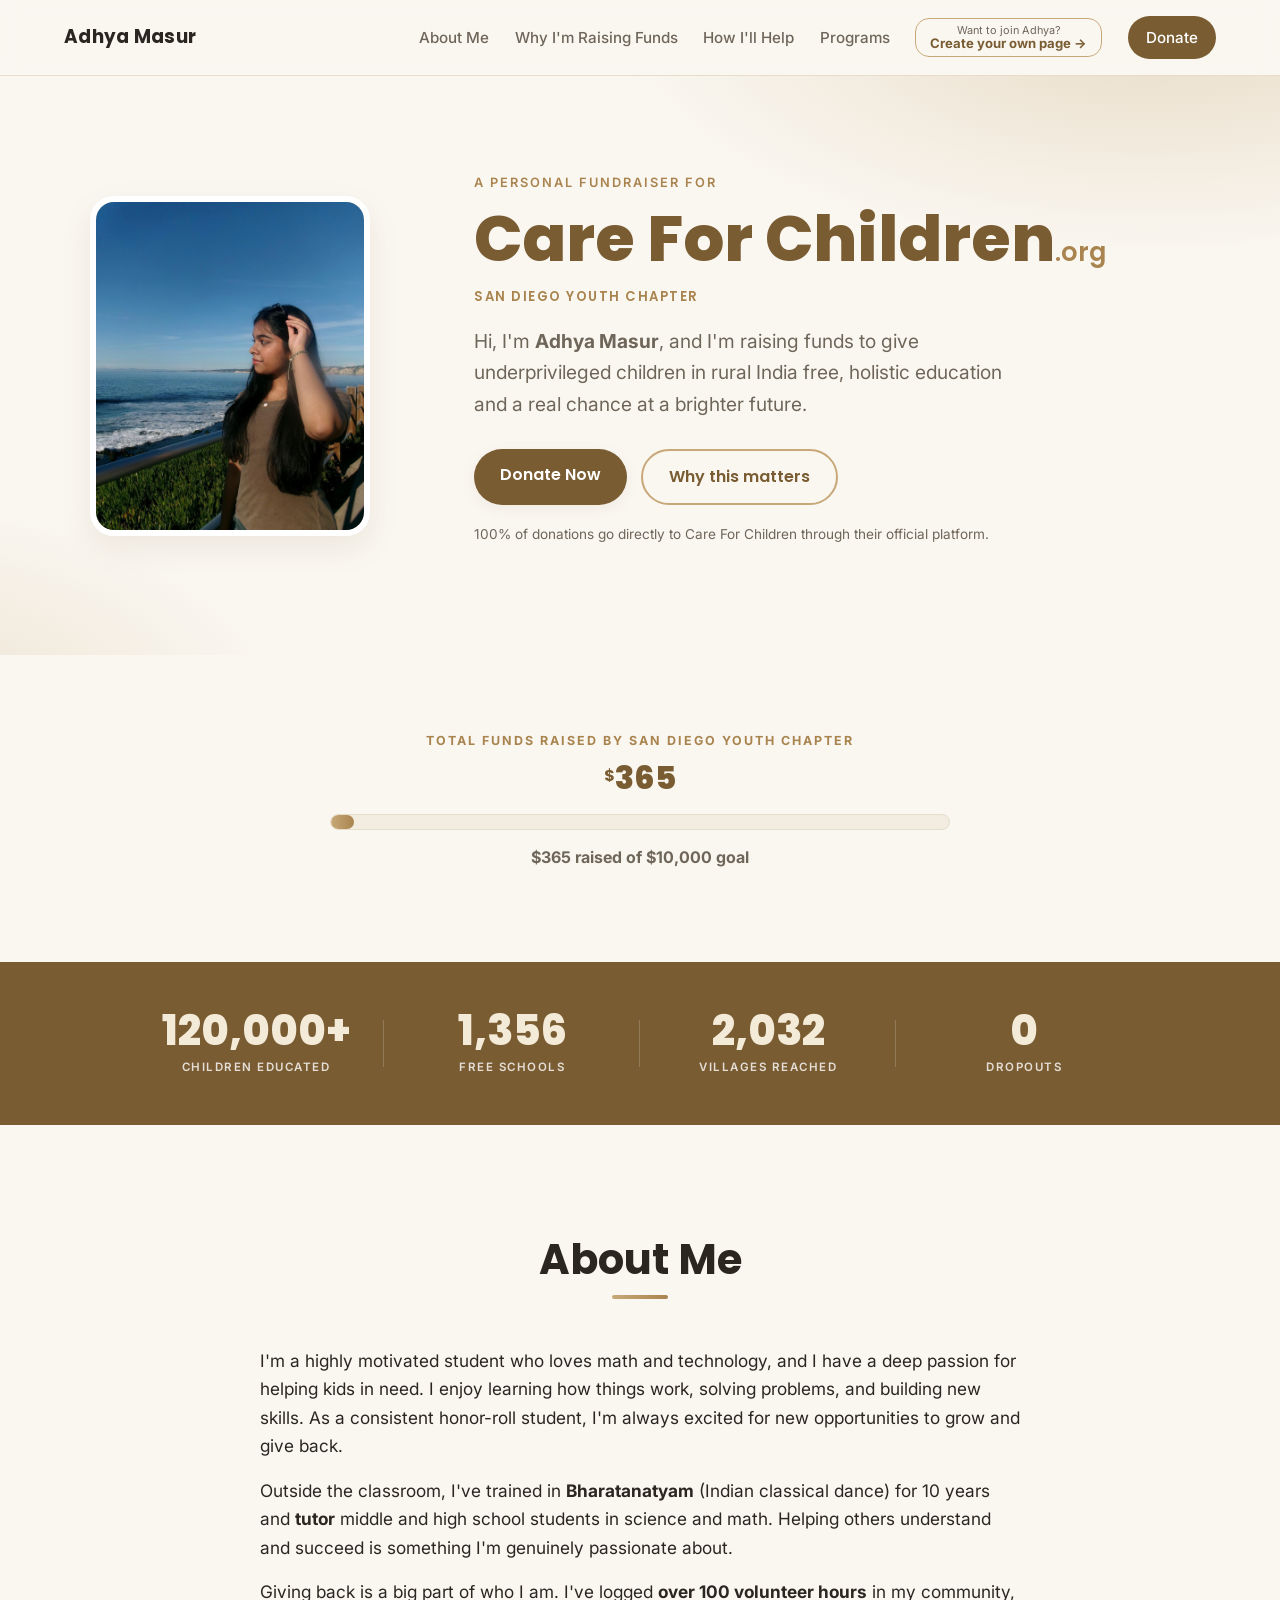
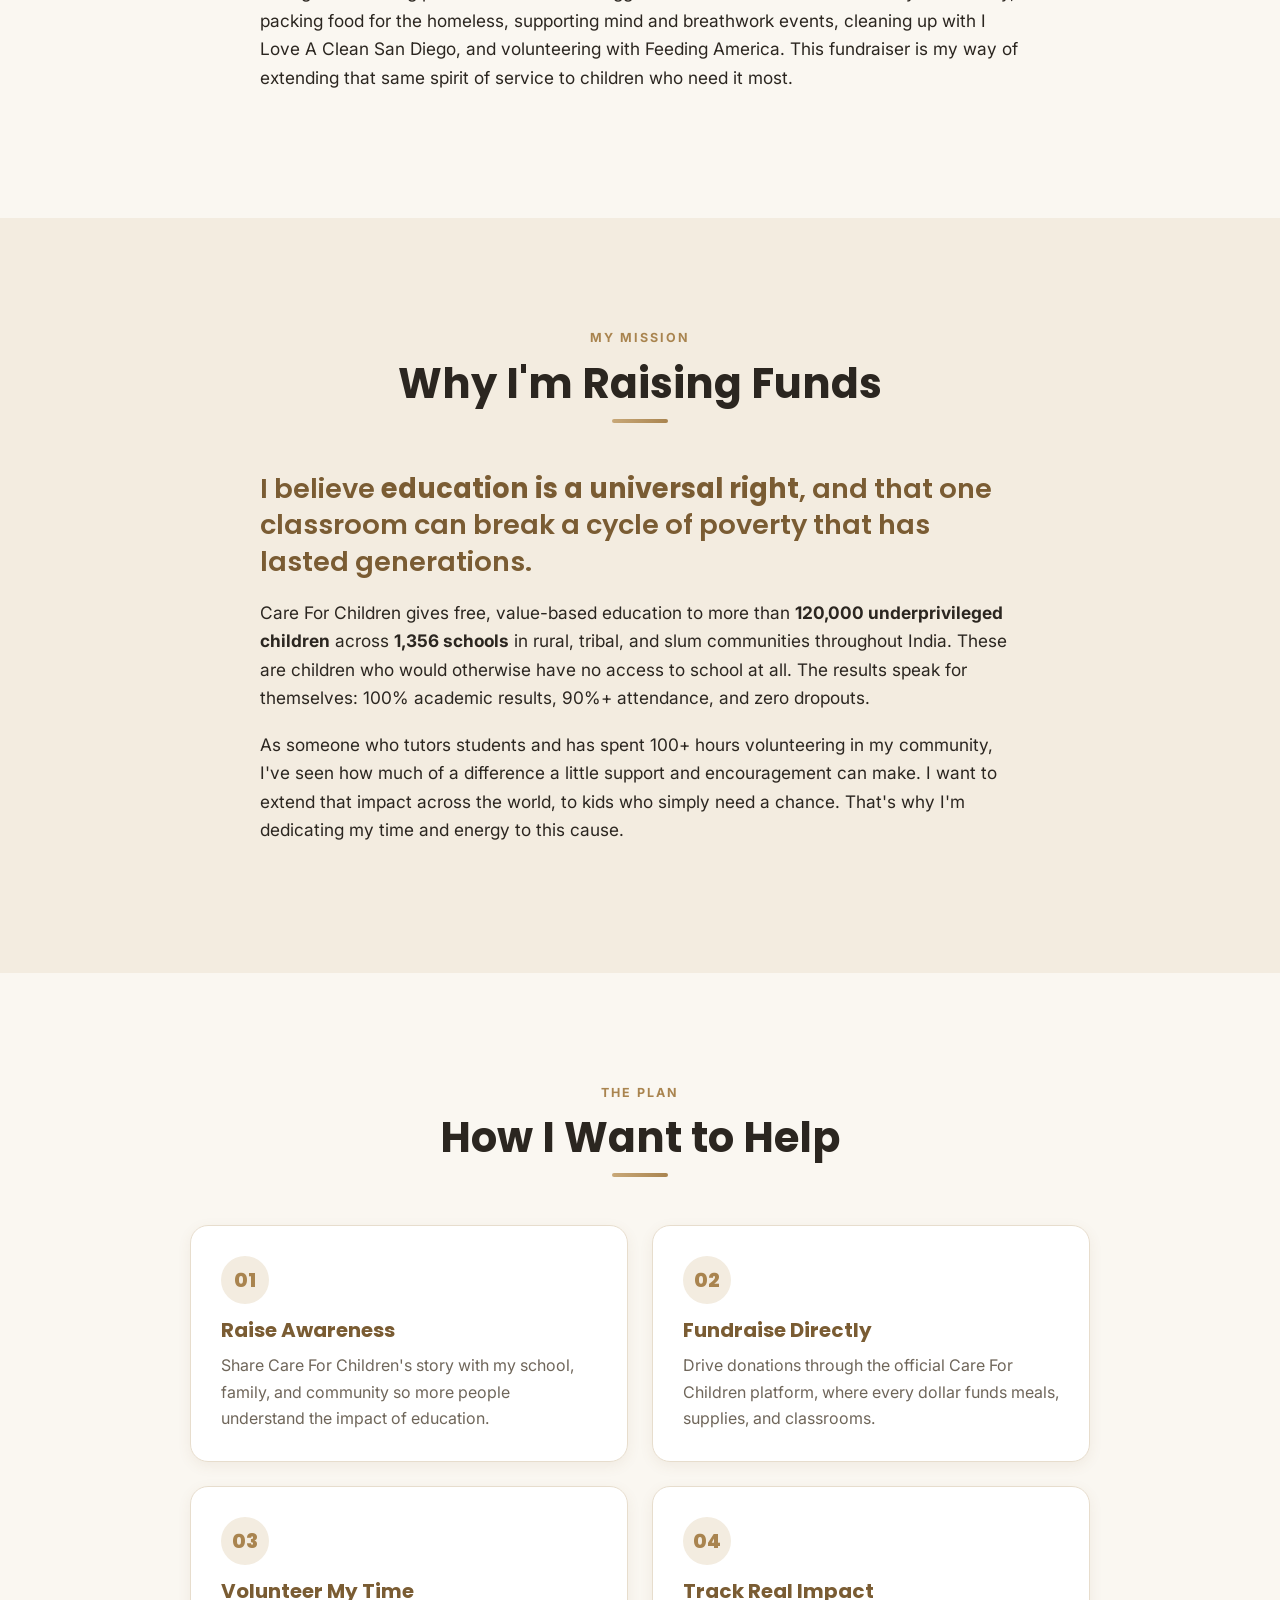
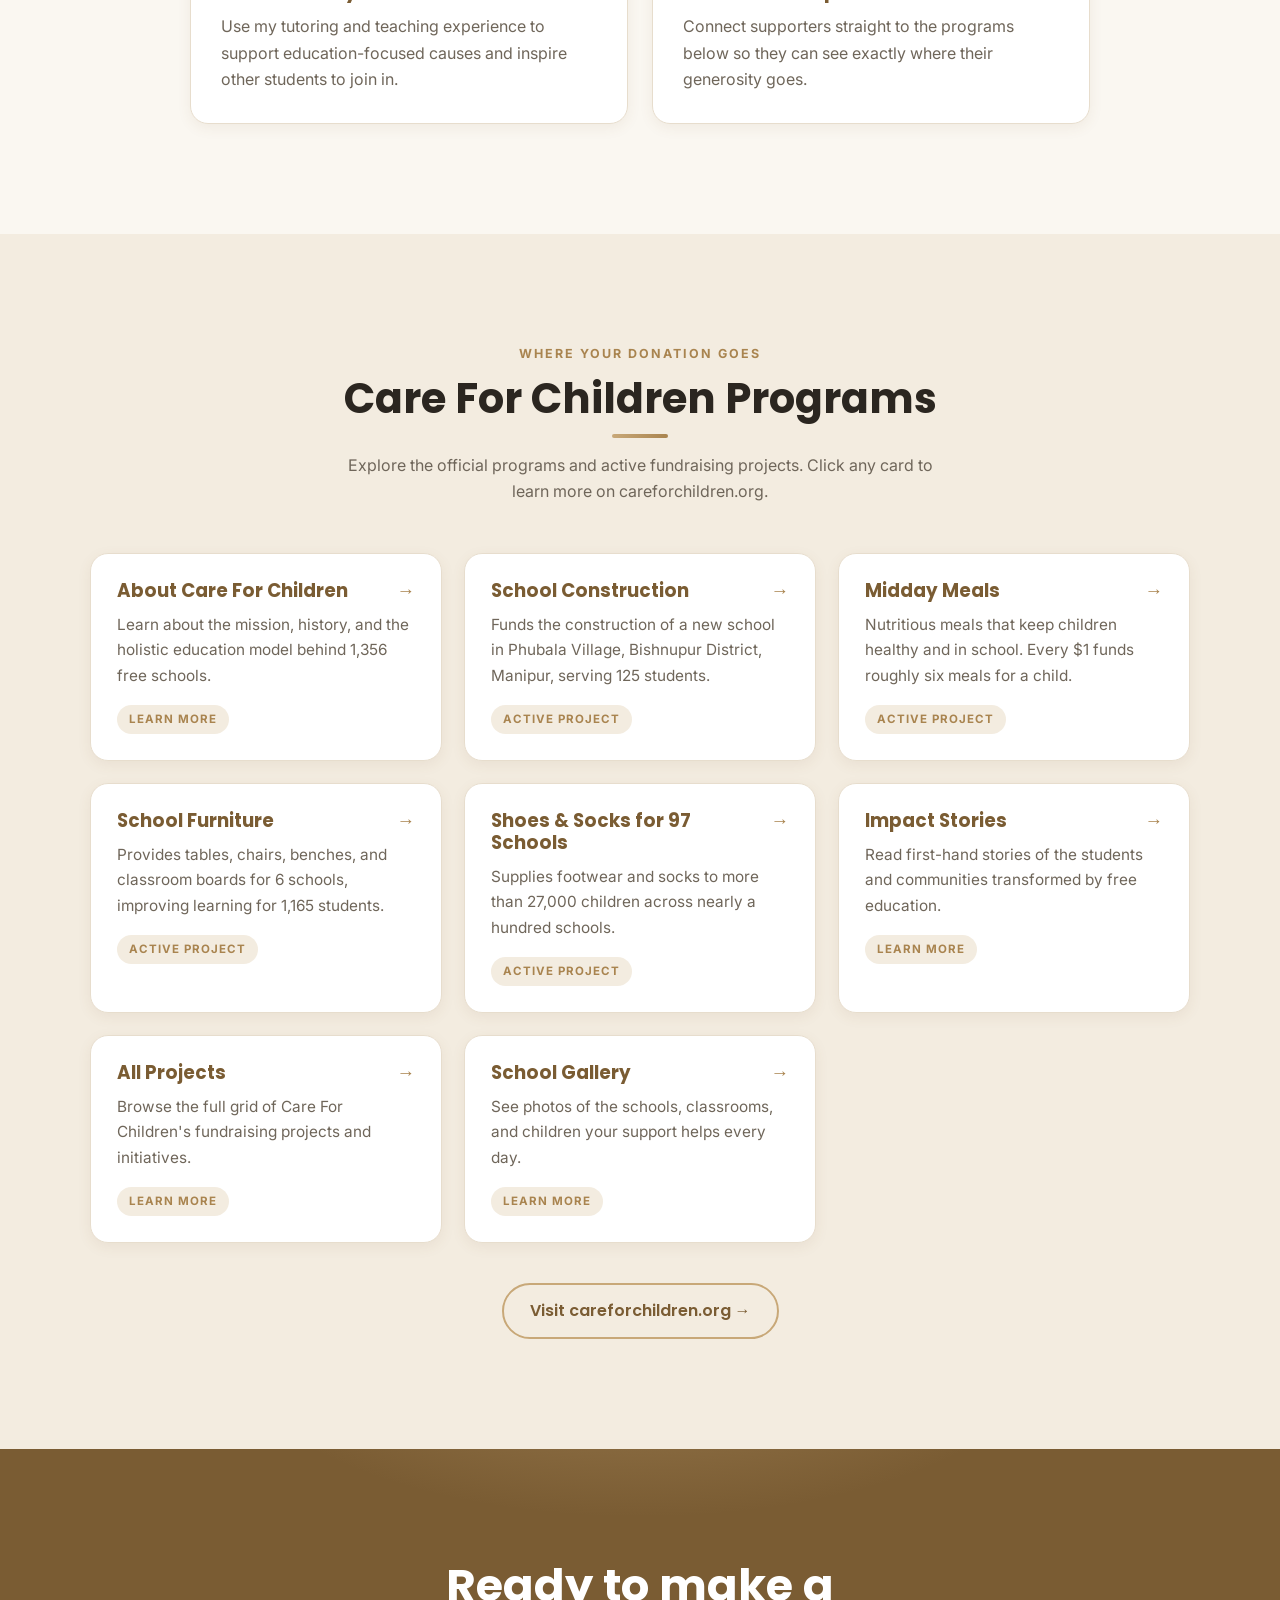
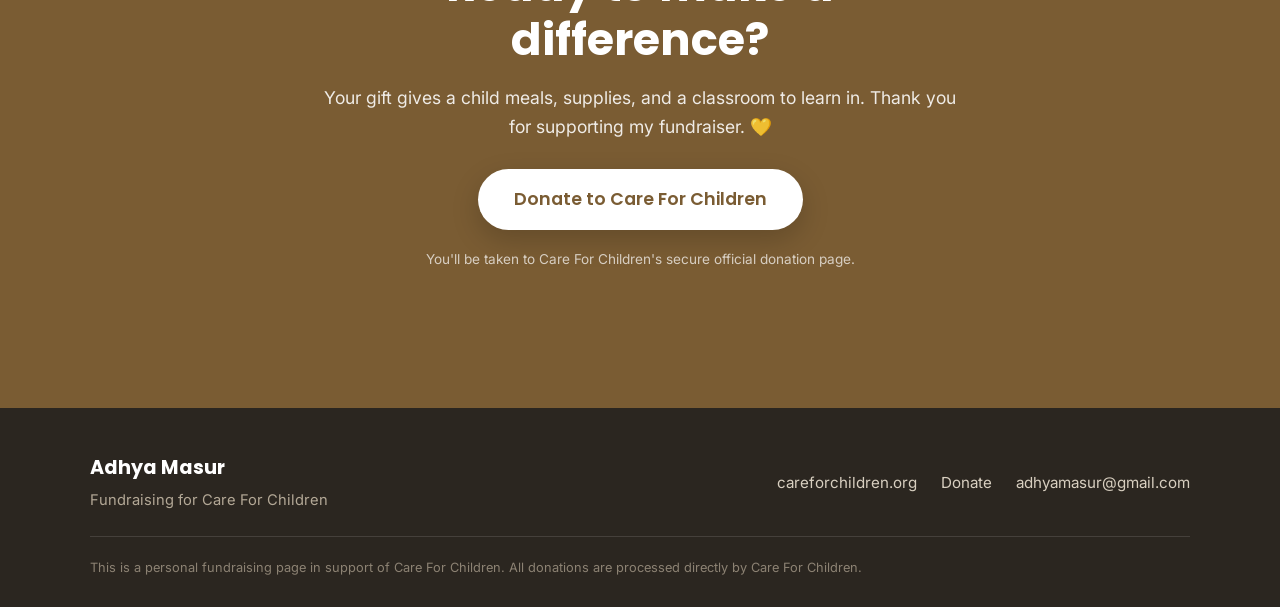
<file: index.html>
<!DOCTYPE html>
<html lang="en">
<head>
  <meta charset="UTF-8" />
  <meta name="viewport" content="width=device-width, initial-scale=1.0" />
  <title>Adhya Masur · Fundraising for Care For Children</title>
  <meta name="description" content="Adhya Masur's personal fundraiser supporting Care For Children, providing free holistic education for underprivileged children across rural India." />
  <link rel="preconnect" href="https://fonts.googleapis.com" />
  <link rel="preconnect" href="https://fonts.gstatic.com" crossorigin />
  <link href="https://fonts.googleapis.com/css2?family=Poppins:wght@400;500;600;700;800&family=Inter:wght@400;500;600&display=swap" rel="stylesheet" />
  <link rel="stylesheet" href="styles.css" />
</head>
<body>

  <!-- ===== NAV ===== -->
  <header class="nav">
    <a href="#top" class="nav__brand">Adhya&nbsp;Masur</a>
    <nav class="nav__links">
      <a href="#about">About Me</a>
      <a href="#why">Why I'm Raising Funds</a>
      <a href="#help">How I'll Help</a>
      <a href="#programs">Programs</a>
      <a class="nav__join" href="FriendsOfAdhya/index.html">
        <span class="nav__join-q">Want to join Adhya?</span>
        <span class="nav__join-a">Create your own page →</span>
      </a>
      <a class="nav__donate" href="https://careforchildren.kindful.com/" target="_blank" rel="noopener">Donate</a>
    </nav>
  </header>

  <!-- ===== HERO ===== -->
  <section class="hero" id="top">
    <div class="hero__inner">
      <div class="hero__photo">
        <!-- PHOTO PLACEHOLDER: replace photo-placeholder.jpg with your picture -->
        <div class="photo-frame">
          <img src="photo-placeholder.jpg" alt="Photo of Adhya Masur" onerror="this.style.display='none';this.parentNode.classList.add('photo-frame--empty');" />
          <span class="photo-frame__hint">Your photo here</span>
        </div>
      </div>
      <div class="hero__text">
        <p class="hero__eyebrow">A personal fundraiser for</p>
        <h1>Care For Children<span class="brand-tld">.org</span></h1>
        <p class="hero__chapter">San Diego Youth Chapter</p>
        <p class="hero__lead">
          Hi, I'm <strong>Adhya Masur</strong>, and I'm raising funds to give
          underprivileged children in rural India free, holistic education and a real chance
          at a brighter future.
        </p>
        <div class="hero__cta">
          <a class="btn btn--primary" href="https://careforchildren.kindful.com/" target="_blank" rel="noopener">Donate Now</a>
          <a class="btn btn--ghost" href="#why">Why this matters</a>
        </div>
        <p class="hero__note">100% of donations go directly to Care For Children through their official platform.</p>
      </div>
    </div>
  </section>

  <!-- ===== FUNDS RAISED COUNTER =====
       Update data-raised and data-goal below as funds come in. -->
  <section class="raised" id="raised" data-raised="365" data-goal="10000">
    <div class="raised__inner">
      <span class="kicker">Total funds raised by San Diego Youth Chapter</span>
      <div class="raised__amount"><span class="raised__cur">$</span>0</div>
      <div class="raised__bar"><div class="raised__fill"></div></div>
      <p class="raised__meta"></p>
    </div>
  </section>

  <!-- ===== IMPACT STATS ===== -->
  <section class="stats" aria-label="Care For Children impact">
    <div class="stats__inner">
      <div class="stat">
        <span class="stat__num">120,000+</span>
        <span class="stat__label">Children Educated</span>
      </div>
      <div class="stat">
        <span class="stat__num">1,356</span>
        <span class="stat__label">Free Schools</span>
      </div>
      <div class="stat">
        <span class="stat__num">2,032</span>
        <span class="stat__label">Villages Reached</span>
      </div>
      <div class="stat">
        <span class="stat__num">0</span>
        <span class="stat__label">Dropouts</span>
      </div>
    </div>
  </section>

  <!-- ===== ABOUT ME ===== -->
  <section class="section" id="about">
    <div class="section__head">
      <h2>About Me</h2>
    </div>
    <div class="about">
      <div class="about__intro">
        <p>
          I'm a highly motivated student who loves math and technology, and I have a
          deep passion for helping kids in need. I enjoy learning how things work, solving
          problems, and building new skills. As a consistent honor-roll student, I'm
          always excited for new opportunities to grow and give back.
        </p>
        <p>
          Outside the classroom, I've trained in <strong>Bharatanatyam</strong> (Indian classical
          dance) for 10 years and <strong>tutor</strong> middle and high school students in science
          and math. Helping others understand and succeed is something I'm genuinely passionate about.
        </p>
        <p>
          Giving back is a big part of who I am. I've logged <strong>over 100 volunteer hours</strong>
          in my community, packing food for the homeless, supporting mind and breathwork events,
          cleaning up with I Love A Clean San Diego, and volunteering with Feeding America. This
          fundraiser is my way of extending that same spirit of service to children who need it most.
        </p>
      </div>
    </div>
  </section>

  <!-- ===== WHY ===== -->
  <section class="section section--tint" id="why">
    <div class="section__head">
      <span class="kicker">My Mission</span>
      <h2>Why I'm Raising Funds</h2>
    </div>
    <div class="why">
      <p class="why__lead">
        I believe <strong>education is a universal right</strong>, and that one classroom can
        break a cycle of poverty that has lasted generations.
      </p>
      <p>
        Care For Children gives free, value-based education to more than
        <strong>120,000 underprivileged children</strong> across <strong>1,356 schools</strong>
        in rural, tribal, and slum communities throughout India. These are children who would
        otherwise have no access to school at all. The results speak for themselves: 100% academic
        results, 90%+ attendance, and zero dropouts.
      </p>
      <p>
        As someone who tutors students and has spent 100+ hours volunteering in my community,
        I've seen how much of a difference a little support and encouragement can make. I want to
        extend that impact across the world, to kids who simply need a chance. That's why I'm
        dedicating my time and energy to this cause.
      </p>
    </div>
  </section>

  <!-- ===== HOW I'LL HELP ===== -->
  <section class="section" id="help">
    <div class="section__head">
      <span class="kicker">The Plan</span>
      <h2>How I Want to Help</h2>
    </div>
    <div class="help-grid">
      <div class="help">
        <span class="help__num">01</span>
        <h3>Raise Awareness</h3>
        <p>Share Care For Children's story with my school, family, and community so more people understand the impact of education.</p>
      </div>
      <div class="help">
        <span class="help__num">02</span>
        <h3>Fundraise Directly</h3>
        <p>Drive donations through the official Care For Children platform, where every dollar funds meals, supplies, and classrooms.</p>
      </div>
      <div class="help">
        <span class="help__num">03</span>
        <h3>Volunteer My Time</h3>
        <p>Use my tutoring and teaching experience to support education-focused causes and inspire other students to join in.</p>
      </div>
      <div class="help">
        <span class="help__num">04</span>
        <h3>Track Real Impact</h3>
        <p>Connect supporters straight to the programs below so they can see exactly where their generosity goes.</p>
      </div>
    </div>
  </section>

  <!-- ===== PROGRAMS ===== -->
  <section class="section section--tint" id="programs">
    <div class="section__head">
      <span class="kicker">Where Your Donation Goes</span>
      <h2>Care For Children Programs</h2>
      <p class="section__sub">Explore the official programs and active fundraising projects. Click any card to learn more on careforchildren.org.</p>
    </div>

    <div class="programs">
      <a class="program" href="https://www.careforchildren.org/about.html" target="_blank" rel="noopener">
        <h3>About Care For Children</h3>
        <p>Learn about the mission, history, and the holistic education model behind 1,356 free schools.</p>
        <span class="program__tag">Learn More</span>
      </a>

      <a class="program" href="https://www.careforchildren.org/projects-list-schools.html" target="_blank" rel="noopener">
        <h3>School Construction</h3>
        <p>Funds the construction of a new school in Phubala Village, Bishnupur District, Manipur, serving 125 students.</p>
        <span class="program__tag">Active Project</span>
      </a>

      <a class="program" href="https://www.careforchildren.org/projects-list.html" target="_blank" rel="noopener">
        <h3>Midday Meals</h3>
        <p>Nutritious meals that keep children healthy and in school. Every $1 funds roughly six meals for a child.</p>
        <span class="program__tag">Active Project</span>
      </a>

      <a class="program" href="https://www.careforchildren.org/projects-list-furniture.html" target="_blank" rel="noopener">
        <h3>School Furniture</h3>
        <p>Provides tables, chairs, benches, and classroom boards for 6 schools, improving learning for 1,165 students.</p>
        <span class="program__tag">Active Project</span>
      </a>

      <a class="program" href="https://www.careforchildren.org/projects-list-shoes.html" target="_blank" rel="noopener">
        <h3>Shoes &amp; Socks for 97 Schools</h3>
        <p>Supplies footwear and socks to more than 27,000 children across nearly a hundred schools.</p>
        <span class="program__tag">Active Project</span>
      </a>

      <a class="program" href="https://www.careforchildren.org/impact-list.html" target="_blank" rel="noopener">
        <h3>Impact Stories</h3>
        <p>Read first-hand stories of the students and communities transformed by free education.</p>
        <span class="program__tag">Learn More</span>
      </a>

      <a class="program" href="https://www.careforchildren.org/projects-grid.html" target="_blank" rel="noopener">
        <h3>All Projects</h3>
        <p>Browse the full grid of Care For Children's fundraising projects and initiatives.</p>
        <span class="program__tag">Learn More</span>
      </a>

      <a class="program" href="https://www.careforchildren.org/gallery.html" target="_blank" rel="noopener">
        <h3>School Gallery</h3>
        <p>See photos of the schools, classrooms, and children your support helps every day.</p>
        <span class="program__tag">Learn More</span>
      </a>

    </div>

    <div class="programs__footer">
      <a class="btn btn--ghost" href="https://www.careforchildren.org/" target="_blank" rel="noopener">Visit careforchildren.org →</a>
    </div>
  </section>

  <!-- ===== DONATE CTA ===== -->
  <section class="donate" id="donate">
    <div class="donate__inner">
      <h2>Ready to make a difference?</h2>
      <p>Your gift gives a child meals, supplies, and a classroom to learn in. Thank you for supporting my fundraiser. 💛</p>
      <a class="btn btn--primary btn--lg" href="https://careforchildren.kindful.com/" target="_blank" rel="noopener">Donate to Care For Children</a>
      <p class="donate__note">You'll be taken to Care For Children's secure official donation page.</p>
    </div>
  </section>

  <!-- ===== FOOTER ===== -->
  <footer class="footer">
    <div class="footer__inner">
      <div>
        <p class="footer__name">Adhya Masur</p>
        <p class="footer__tag">Fundraising for Care For Children</p>
      </div>
      <div class="footer__links">
        <a href="https://www.careforchildren.org/" target="_blank" rel="noopener">careforchildren.org</a>
        <a href="https://careforchildren.kindful.com/" target="_blank" rel="noopener">Donate</a>
        <a href="mailto:adhyamasur@gmail.com">adhyamasur@gmail.com</a>
      </div>
    </div>
    <p class="footer__fine">This is a personal fundraising page in support of Care For Children. All donations are processed directly by Care For Children.</p>
  </footer>

  <script>
    /* ====================================================================
       Funds-raised counter.
       To auto-update from a Google Sheet, paste your "Publish to web" CSV
       link between the quotes below. Leave it empty to use the numbers in
       the <section class="raised" data-raised="..." data-goal="..."> markup.
       Sheet layout (any sheet, any rows):  A1 raised | B1 365
                                            A2 goal   | B2 10000
       ==================================================================== */
    var FUNDS_SHEET_CSV_URL = "https://docs.google.com/spreadsheets/d/e/2PACX-1vRmN42luhx-rfkbcuLtWy2NmVIRd1s1tfSKF8_wW0VlYLMtqXPe5EvRwAEttWwlyOIen1bkEkH2w-jp/pub?output=csv";

    (function () {
      var sec = document.getElementById("raised");
      if (!sec) return;
      var amountEl = sec.querySelector(".raised__amount");
      var fillEl = sec.querySelector(".raised__fill");
      var metaEl = sec.querySelector(".raised__meta");
      function money(n) { return "$" + Math.round(n).toLocaleString(); }
      function bigMoney(n) { return '<span class="raised__cur">$</span>' + Math.round(n).toLocaleString(); }

      function start(raised, goal) {
        var pct = goal > 0 ? Math.min(100, (raised / goal) * 100) : 0;
        if (metaEl) metaEl.textContent = goal > 0
          ? money(raised) + " raised of " + money(goal) + " goal"
          : money(raised) + " raised";
        var ran = false;
        function run() {
          if (ran) return; ran = true;
          if (fillEl) fillEl.style.width = pct + "%"; /* CSS transition handles fill */
          var t0 = performance.now(), dur = 1500;
          function tick(now) {
            var p = Math.min((now - t0) / dur, 1);
            var e = 1 - Math.pow(1 - p, 3);
            if (amountEl) amountEl.innerHTML = bigMoney(raised * e);
            if (p < 1) requestAnimationFrame(tick);
          }
          requestAnimationFrame(tick);
          /* Safety net: guarantee the final value even if rAF is throttled */
          setTimeout(function () { if (amountEl) amountEl.innerHTML = bigMoney(raised); }, dur + 400);
        }
        if ("IntersectionObserver" in window) {
          var io = new IntersectionObserver(function (entries) {
            entries.forEach(function (en) { if (en.isIntersecting) { run(); io.disconnect(); } });
          }, { threshold: 0.4 });
          io.observe(sec);
        }
        /* Fallback: reveal even if the observer never fires */
        setTimeout(run, 2500);
      }

      var fbRaised = parseFloat(sec.dataset.raised) || 0;
      var fbGoal = parseFloat(sec.dataset.goal) || 0;

      if (FUNDS_SHEET_CSV_URL) {
        fetch(FUNDS_SHEET_CSV_URL, { cache: "no-store" })
          .then(function (r) { return r.text(); })
          .then(function (csv) {
            var raised = fbRaised, goal = fbGoal;
            csv.split(/\r?\n/).forEach(function (line) {
              var cells = line.split(",").map(function (c) {
                return c.trim().replace(/^"|"$/g, "");
              });
              for (var i = 0; i < cells.length; i++) {
                var key = cells[i].toLowerCase();
                if (key === "raised" || key === "goal") {
                  for (var j = i + 1; j < cells.length; j++) {
                    var num = parseFloat(cells[j].replace(/[^0-9.]/g, ""));
                    if (!isNaN(num)) {
                      if (key === "raised") raised = num; else goal = num;
                      break;
                    }
                  }
                }
              }
            });
            start(raised, goal);
          })
          .catch(function () { start(fbRaised, fbGoal); });
      } else {
        start(fbRaised, fbGoal);
      }
    })();
  </script>

</body>
</html>
</file>
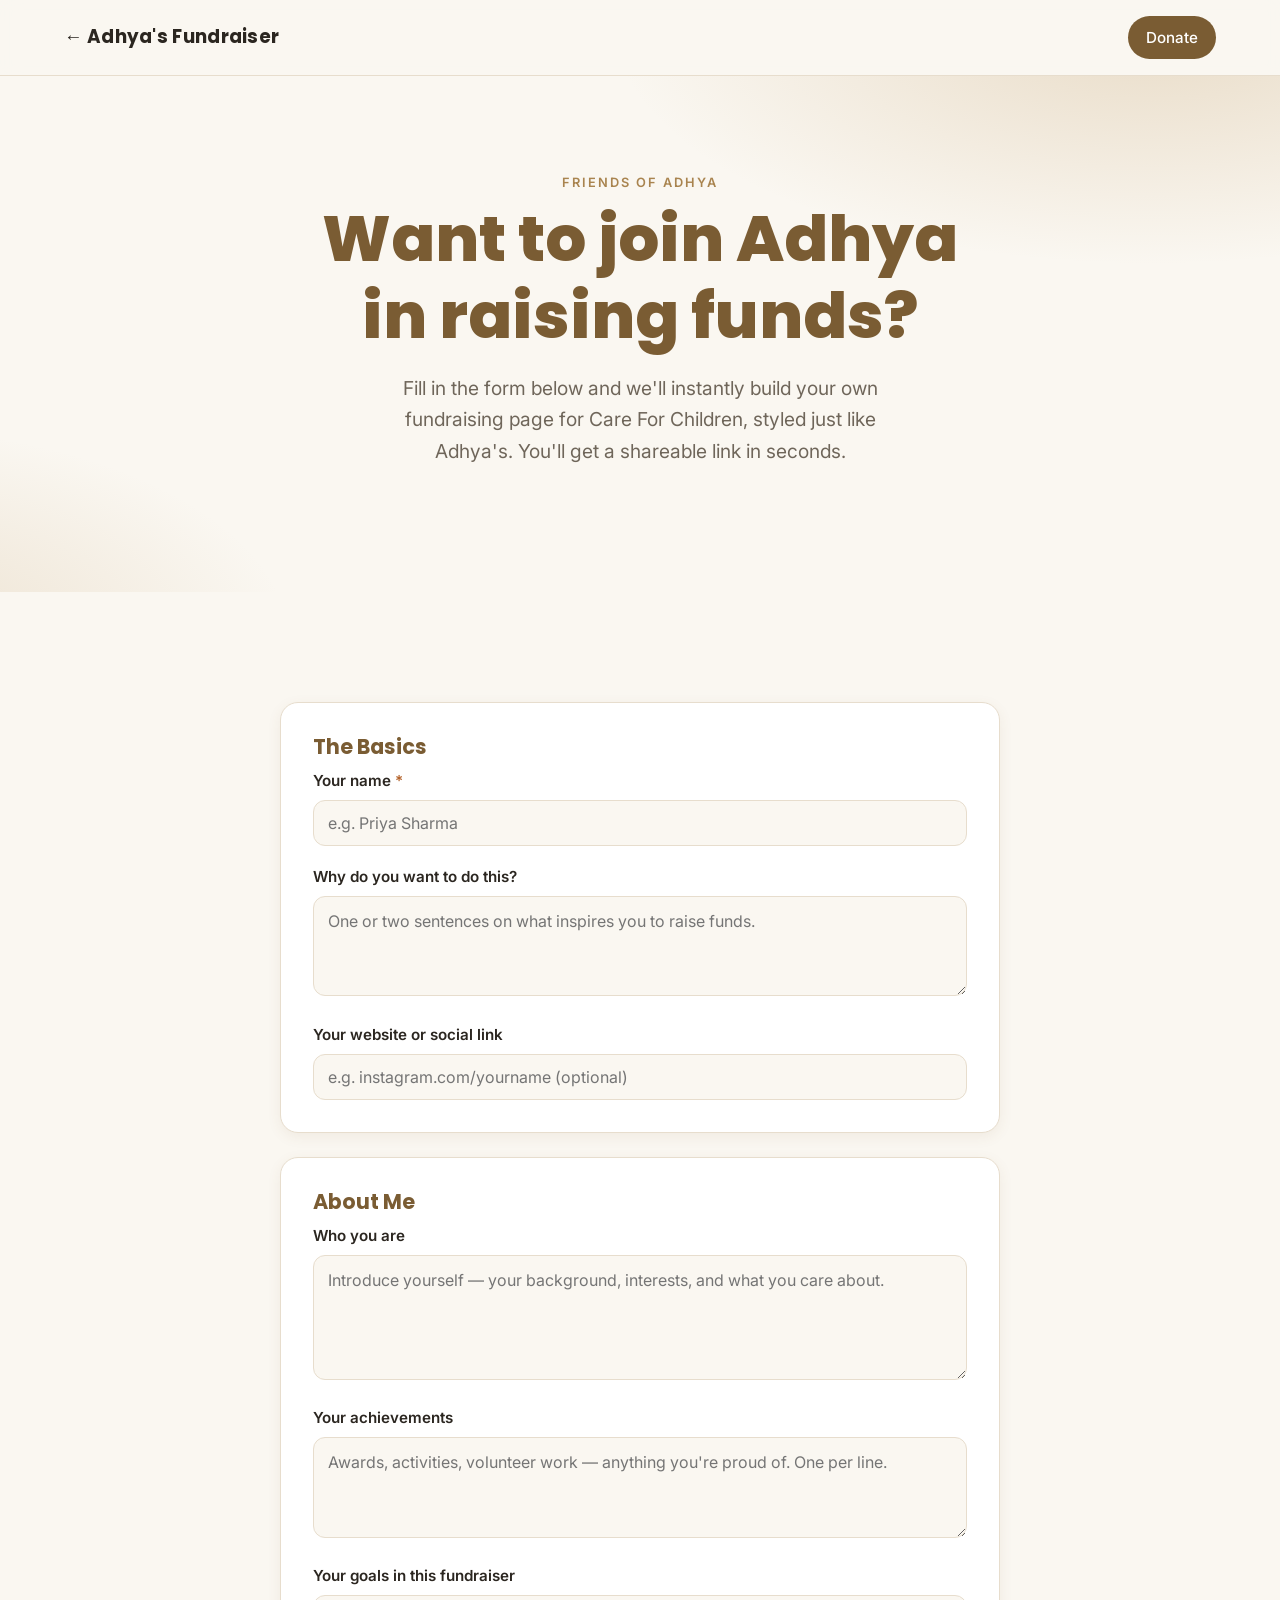
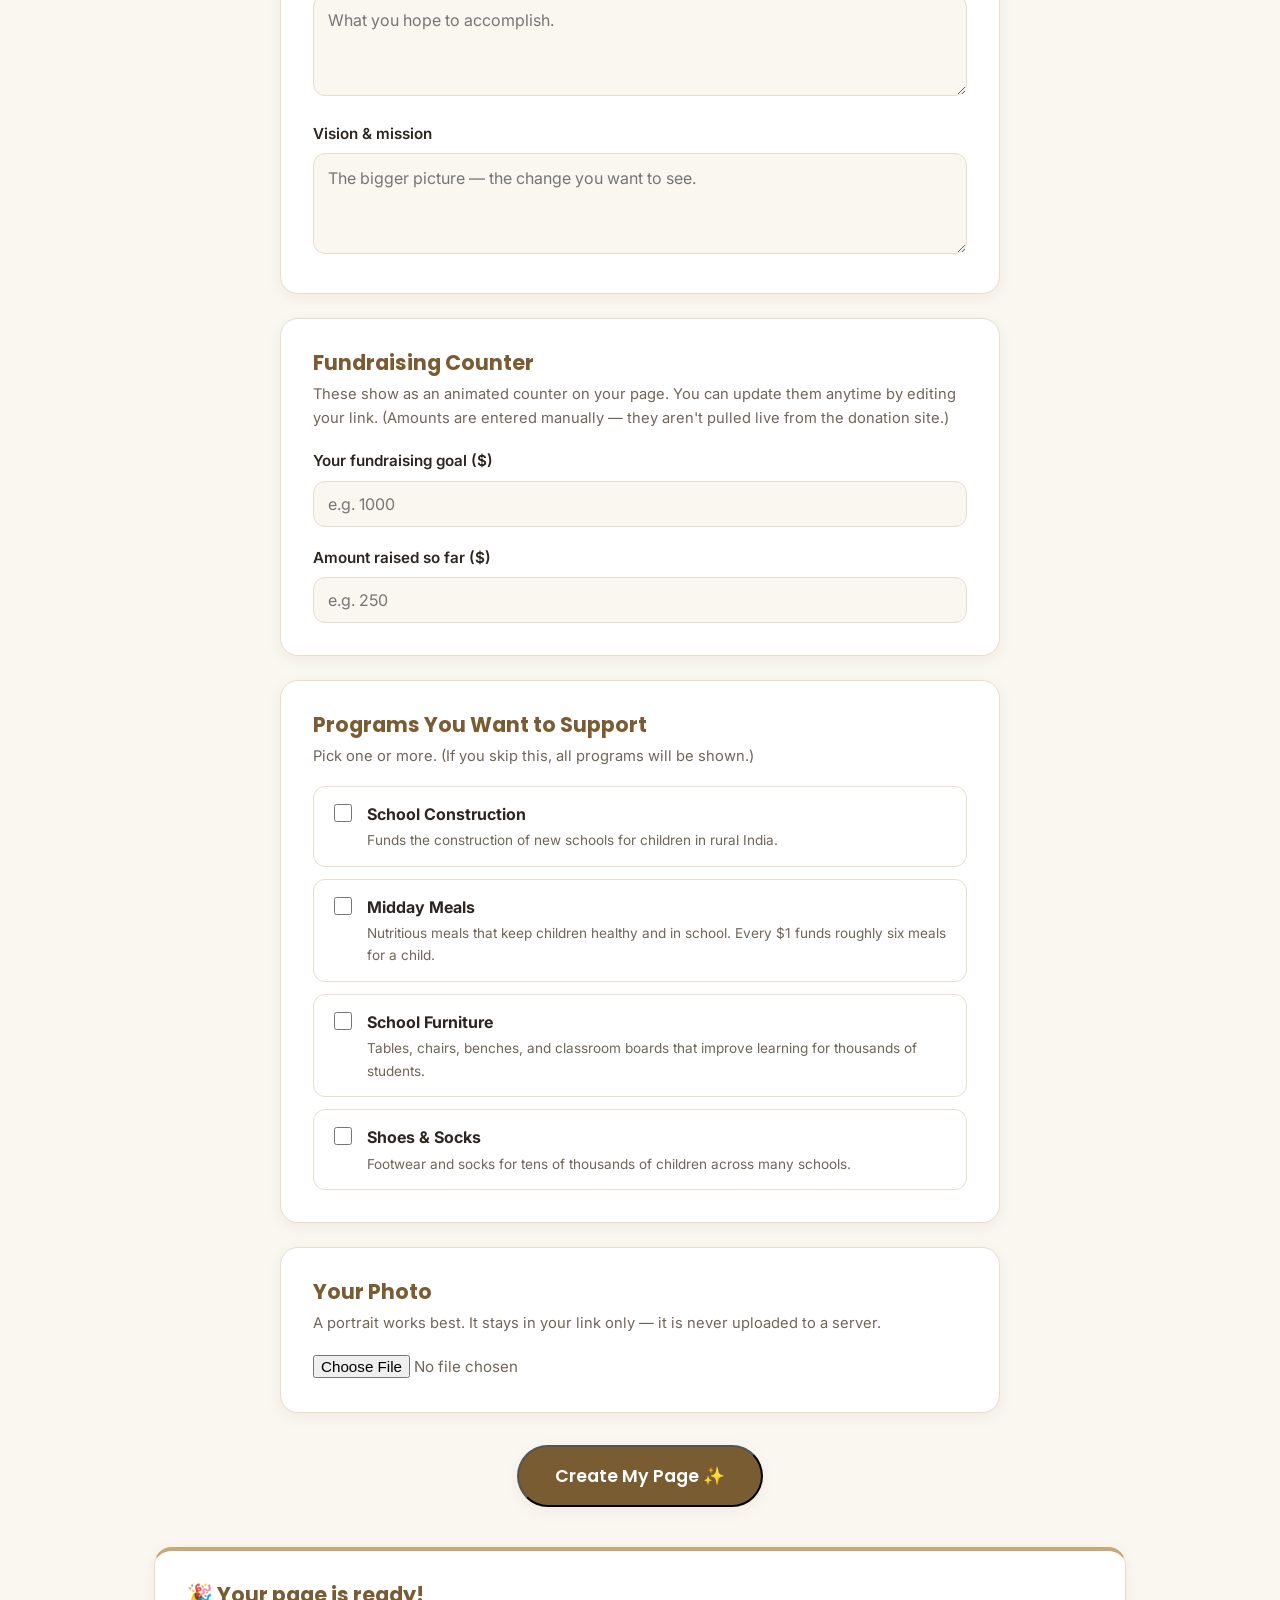
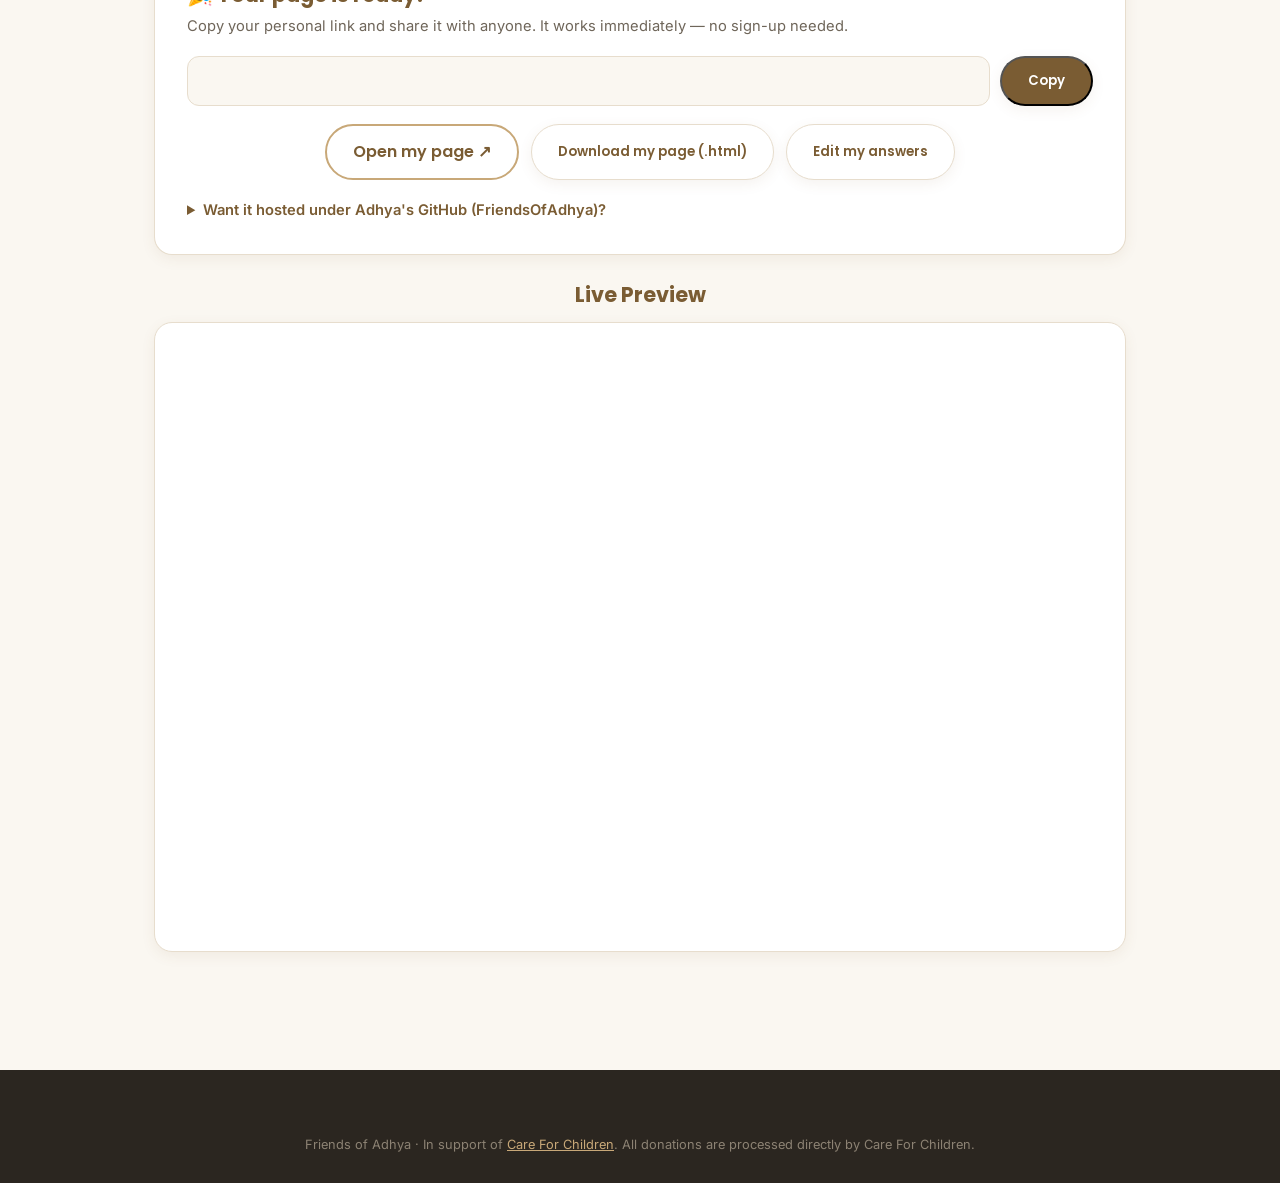
<file: FriendsOfAdhya/index.html>
<!DOCTYPE html>
<html lang="en">
<head>
  <meta charset="UTF-8" />
  <meta name="viewport" content="width=device-width, initial-scale=1.0" />
  <title>Join Adhya · Create Your Care For Children Fundraiser</title>
  <meta name="description" content="Create your own personal fundraising page for Care For Children, inspired by Adhya Masur's fundraiser." />
  <link rel="preconnect" href="https://fonts.googleapis.com" />
  <link rel="preconnect" href="https://fonts.gstatic.com" crossorigin />
  <link href="https://fonts.googleapis.com/css2?family=Poppins:wght@400;500;600;700;800&family=Inter:wght@400;500;600&display=swap" rel="stylesheet" />
  <link rel="stylesheet" href="../styles.css" />
  <link rel="stylesheet" href="friends.css" />
  <script src="app.js"></script>
</head>
<body>

  <header class="nav">
    <a href="../index.html" class="nav__brand">← Adhya's Fundraiser</a>
    <nav class="nav__links">
      <a class="nav__donate" href="https://careforchildren.kindful.com/" target="_blank" rel="noopener">Donate</a>
    </nav>
  </header>

  <section class="hero">
    <div class="hero__inner hero__inner--single">
      <div class="hero__text" style="text-align:center;max-width:680px;margin:0 auto;">
        <p class="hero__eyebrow">Friends of Adhya</p>
        <h1>Want to join Adhya in raising funds?</h1>
        <p class="hero__lead" style="margin-left:auto;margin-right:auto;">
          Fill in the form below and we'll instantly build your own fundraising page for
          Care For Children, styled just like Adhya's. You'll get a shareable link in seconds.
        </p>
      </div>
    </div>
  </section>

  <section class="section">
    <form id="fa-form" class="fa-form" novalidate>

      <div class="fa-card">
        <h2 class="fa-h2">The Basics</h2>
        <div class="fa-field">
          <label for="name">Your name <span class="req">*</span></label>
          <input id="name" name="name" type="text" required placeholder="e.g. Priya Sharma" />
        </div>
        <div class="fa-field">
          <label for="why">Why do you want to do this?</label>
          <textarea id="why" name="why" rows="3" placeholder="One or two sentences on what inspires you to raise funds."></textarea>
        </div>
        <div class="fa-field">
          <label for="website">Your website or social link</label>
          <input id="website" name="website" type="text" placeholder="e.g. instagram.com/yourname (optional)" />
        </div>
      </div>

      <div class="fa-card">
        <h2 class="fa-h2">About Me</h2>
        <div class="fa-field">
          <label for="who">Who you are</label>
          <textarea id="who" name="who" rows="4" placeholder="Introduce yourself — your background, interests, and what you care about."></textarea>
        </div>
        <div class="fa-field">
          <label for="achievements">Your achievements</label>
          <textarea id="achievements" name="achievements" rows="3" placeholder="Awards, activities, volunteer work — anything you're proud of. One per line."></textarea>
        </div>
        <div class="fa-field">
          <label for="goals">Your goals in this fundraiser</label>
          <textarea id="goals" name="goals" rows="3" placeholder="What you hope to accomplish."></textarea>
        </div>
        <div class="fa-field">
          <label for="vision">Vision &amp; mission</label>
          <textarea id="vision" name="vision" rows="3" placeholder="The bigger picture — the change you want to see."></textarea>
        </div>
      </div>

      <div class="fa-card">
        <h2 class="fa-h2">Fundraising Counter</h2>
        <p class="fa-help">These show as an animated counter on your page. You can update them anytime by editing your link. (Amounts are entered manually — they aren't pulled live from the donation site.)</p>
        <div class="fa-field">
          <label for="goal">Your fundraising goal ($)</label>
          <input id="goal" name="goal" type="number" min="0" step="1" placeholder="e.g. 1000" />
        </div>
        <div class="fa-field">
          <label for="raised">Amount raised so far ($)</label>
          <input id="raised" name="raised" type="number" min="0" step="1" placeholder="e.g. 250" />
        </div>
      </div>

      <div class="fa-card">
        <h2 class="fa-h2">Programs You Want to Support</h2>
        <p class="fa-help">Pick one or more. (If you skip this, all programs will be shown.)</p>
        <div class="fa-checks" id="fa-programs"></div>
      </div>

      <div class="fa-card">
        <h2 class="fa-h2">Your Photo</h2>
        <p class="fa-help">A portrait works best. It stays in your link only — it is never uploaded to a server.</p>
        <div class="fa-field">
          <input id="photo" name="photo" type="file" accept="image/*" />
          <div id="photo-preview" class="fa-photo-preview" hidden>
            <img id="photo-preview-img" alt="Your photo preview" />
          </div>
        </div>
      </div>

      <div class="fa-actions">
        <button type="submit" class="btn btn--primary btn--lg" id="generate-btn">Create My Page ✨</button>
      </div>
    </form>

    <!-- Result panel -->
    <div id="fa-result" class="fa-result" hidden>
      <div class="fa-card fa-card--accent">
        <h2 class="fa-h2">🎉 Your page is ready!</h2>
        <p class="fa-help">Copy your personal link and share it with anyone. It works immediately — no sign-up needed.</p>
        <div class="fa-linkrow">
          <input id="fa-link" type="text" readonly />
          <button type="button" class="btn btn--primary" id="copy-btn">Copy</button>
        </div>
        <div class="fa-actions fa-actions--inline">
          <a id="open-btn" class="btn btn--ghost" target="_blank" rel="noopener">Open my page ↗</a>
          <button type="button" class="btn btn--outline" id="download-btn">Download my page (.html)</button>
          <button type="button" class="btn btn--outline" id="edit-btn">Edit my answers</button>
        </div>
        <details class="fa-details">
          <summary>Want it hosted under Adhya's GitHub (FriendsOfAdhya)?</summary>
          <p>
            Download your page above (it saves as <code>index.html</code>), then send the file to
            Adhya. She can drop it into a folder like
            <code>FriendsOfAdhya/your-name/</code> in the project, and it will go live at
            <code>amasur185.github.io/care-for-children/FriendsOfAdhya/your-name/</code>.
            Until then, your shareable link above already works everywhere.
          </p>
        </details>
      </div>

      <div class="fa-preview-wrap">
        <h2 class="fa-h2">Live Preview</h2>
        <iframe id="fa-preview" class="fa-preview" title="Preview of your page"></iframe>
      </div>
    </div>
  </section>

  <footer class="footer">
    <p class="footer__fine" style="text-align:center;">
      Friends of Adhya · In support of
      <a href="https://www.careforchildren.org/" target="_blank" rel="noopener" style="color:var(--tan);">Care For Children</a>.
      All donations are processed directly by Care For Children.
    </p>
  </footer>

  <script>
    /* Build program checkboxes */
    const progWrap = document.getElementById("fa-programs");
    Object.keys(PROGRAMS).forEach((key) => {
      const p = PROGRAMS[key];
      const id = "prog-" + key;
      const label = document.createElement("label");
      label.className = "fa-check";
      label.innerHTML =
        '<input type="checkbox" value="' + key + '" id="' + id + '" />' +
        '<span><strong>' + p.title + "</strong><small>" + p.desc + "</small></span>";
      progWrap.appendChild(label);
    });

    let currentPhoto = "";

    /* Photo preview + resize */
    const photoInput = document.getElementById("photo");
    const photoPrev = document.getElementById("photo-preview");
    const photoPrevImg = document.getElementById("photo-preview-img");
    photoInput.addEventListener("change", async () => {
      const file = photoInput.files && photoInput.files[0];
      if (!file) { currentPhoto = ""; photoPrev.hidden = true; return; }
      try {
        currentPhoto = await resizeImage(file, 480, 0.72);
        photoPrevImg.src = currentPhoto;
        photoPrev.hidden = false;
      } catch (e) {
        alert("Sorry, that image couldn't be processed. Try a different photo.");
        currentPhoto = "";
      }
    });

    function collect() {
      return {
        name: document.getElementById("name").value.trim(),
        why: document.getElementById("why").value.trim(),
        website: document.getElementById("website").value.trim(),
        who: document.getElementById("who").value.trim(),
        achievements: document.getElementById("achievements").value.trim(),
        goals: document.getElementById("goals").value.trim(),
        vision: document.getElementById("vision").value.trim(),
        goal: parseFloat(document.getElementById("goal").value) || 0,
        raised: parseFloat(document.getElementById("raised").value) || 0,
        programs: [...document.querySelectorAll("#fa-programs input:checked")].map((c) => c.value),
        photo: currentPhoto,
      };
    }

    const form = document.getElementById("fa-form");
    const result = document.getElementById("fa-result");
    let cssCache = null;

    form.addEventListener("submit", async (e) => {
      e.preventDefault();
      const data = collect();
      if (!data.name) {
        alert("Please enter your name so we can build your page.");
        document.getElementById("name").focus();
        return;
      }
      const enc = await encodeData(data);
      const base = location.href.replace(/index\.html.*$/, "").replace(/[^/]*$/, "");
      const link = base + "view.html#" + enc;

      document.getElementById("fa-link").value = link;
      document.getElementById("open-btn").href = "view.html#" + enc;

      /* Live preview via standalone HTML (so styles are included) */
      if (!cssCache) {
        try { cssCache = await (await fetch("../styles.css")).text(); }
        catch (e2) { cssCache = ""; }
      }
      const standalone = buildStandaloneHTML(data, cssCache);
      document.getElementById("fa-preview").srcdoc = standalone;

      /* Wire download */
      document.getElementById("download-btn").onclick = () => {
        const blob = new Blob([standalone], { type: "text/html" });
        const a = document.createElement("a");
        a.href = URL.createObjectURL(blob);
        a.download = "index.html";
        a.click();
        URL.revokeObjectURL(a.href);
      };

      result.hidden = false;
      result.scrollIntoView({ behavior: "smooth" });
    });

    document.getElementById("copy-btn").addEventListener("click", () => {
      const inp = document.getElementById("fa-link");
      inp.select();
      navigator.clipboard.writeText(inp.value).then(() => {
        const btn = document.getElementById("copy-btn");
        const old = btn.textContent;
        btn.textContent = "Copied!";
        setTimeout(() => (btn.textContent = old), 1600);
      });
    });

    document.getElementById("edit-btn").addEventListener("click", () => {
      result.hidden = true;
      form.scrollIntoView({ behavior: "smooth" });
    });
  </script>
</body>
</html>
</file>
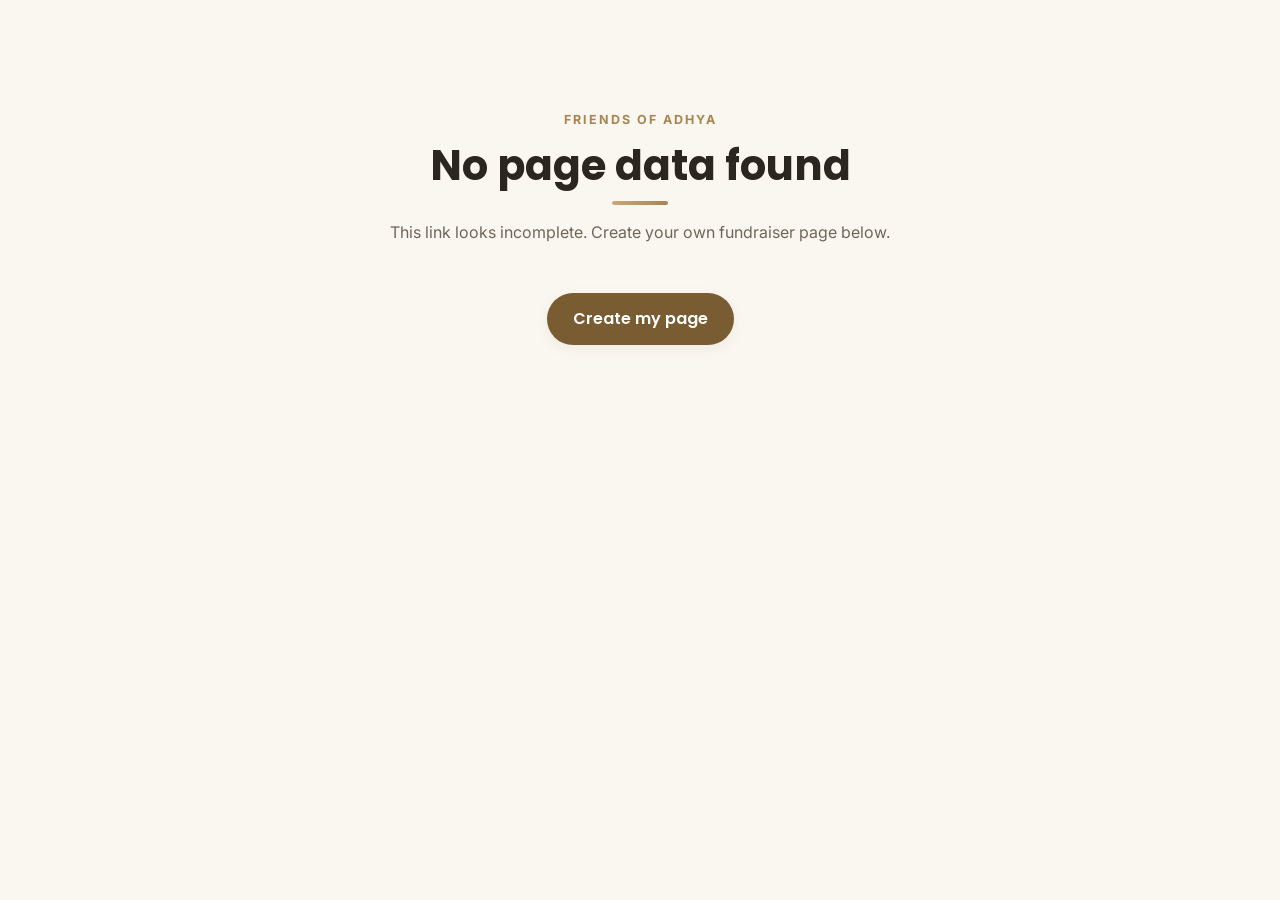
<file: FriendsOfAdhya/view.html>
<!DOCTYPE html>
<html lang="en">
<head>
  <meta charset="UTF-8" />
  <meta name="viewport" content="width=device-width, initial-scale=1.0" />
  <title>Fundraising for Care For Children · A Friend of Adhya</title>
  <meta name="description" content="A personal fundraiser supporting Care For Children, inspired by Adhya Masur." />
  <link rel="preconnect" href="https://fonts.googleapis.com" />
  <link rel="preconnect" href="https://fonts.gstatic.com" crossorigin />
  <link href="https://fonts.googleapis.com/css2?family=Poppins:wght@400;500;600;700;800&family=Inter:wght@400;500;600&display=swap" rel="stylesheet" />
  <link rel="stylesheet" href="../styles.css" />
  <script src="app.js"></script>
</head>
<body>
  <div id="root">
    <section class="section" style="text-align:center;">
      <div class="section__head"><span class="kicker">Friends of Adhya</span><h2>Loading…</h2></div>
    </section>
  </div>

  <script>
    (async function () {
      const root = document.getElementById("root");
      const enc = location.hash.slice(1);
      if (!enc) {
        root.innerHTML =
          '<section class="section" style="text-align:center;">' +
          '<div class="section__head"><span class="kicker">Friends of Adhya</span><h2>No page data found</h2>' +
          '<p class="section__sub">This link looks incomplete. Create your own fundraiser page below.</p></div>' +
          '<div style="text-align:center;"><a class="btn btn--primary" href="index.html">Create my page</a></div>' +
          "</section>";
        return;
      }
      try {
        const data = await decodeData(enc);
        document.title = (data.name || "A Friend of Adhya") + " · Fundraising for Care For Children";
        root.innerHTML = renderBodyHTML(data);
        initCounters(root);
      } catch (e) {
        root.innerHTML =
          '<section class="section" style="text-align:center;">' +
          '<div class="section__head"><span class="kicker">Friends of Adhya</span><h2>Couldn\'t load this page</h2>' +
          '<p class="section__sub">The link may be corrupted. Try creating a new one.</p></div>' +
          '<div style="text-align:center;"><a class="btn btn--primary" href="index.html">Create my page</a></div>' +
          "</section>";
      }
    })();
  </script>
</body>
</html>
</file>
<file: styles.css>
/* ===== Tokens ===== */
:root {
  --bg: #faf7f1;
  --tint: #f3ece0;
  --ink: #2b2620;
  --muted: #6f665a;
  --tan: #c8a878;
  --tan-dark: #a9844f;
  --brown: #7a5c33;
  --line: #e7ddcd;
  --white: #ffffff;
  --radius: 18px;
  --shadow: 0 12px 30px rgba(122, 92, 51, 0.10);
  --shadow-sm: 0 4px 14px rgba(122, 92, 51, 0.08);
}

* { box-sizing: border-box; }

html { scroll-behavior: smooth; }

body {
  margin: 0;
  font-family: "Inter", system-ui, sans-serif;
  color: var(--ink);
  background: var(--bg);
  line-height: 1.65;
}

h1, h2, h3 { font-family: "Poppins", sans-serif; line-height: 1.2; margin: 0; }

a { color: inherit; }

/* ===== Nav ===== */
.nav {
  position: sticky;
  top: 0;
  z-index: 50;
  display: flex;
  align-items: center;
  justify-content: space-between;
  padding: 16px clamp(20px, 5vw, 64px);
  background: rgba(250, 247, 241, 0.85);
  backdrop-filter: blur(10px);
  border-bottom: 1px solid var(--line);
}
.nav__brand {
  font-family: "Poppins", sans-serif;
  font-weight: 700;
  font-size: 1.15rem;
  letter-spacing: .3px;
  text-decoration: none;
}
.nav__links { display: flex; align-items: center; gap: clamp(12px, 2vw, 28px); }
.nav__links a { text-decoration: none; font-weight: 500; font-size: .95rem; color: var(--muted); transition: color .2s; }
.nav__links a:hover { color: var(--ink); }
.nav__donate {
  background: var(--brown);
  color: var(--white) !important;
  padding: 9px 18px;
  border-radius: 999px;
  font-weight: 600;
}
.nav__donate:hover { background: #5f4727; }
.nav__links a.nav__join {
  display: flex;
  flex-direction: column;
  align-items: center;
  line-height: 1.15;
  text-align: center;
  border: 1.5px solid var(--tan);
  padding: 5px 14px;
  border-radius: 14px;
  white-space: nowrap;
}
.nav__join-q { font-size: .68rem; font-weight: 400; color: var(--muted); }
.nav__join-a { font-size: .82rem; font-weight: 700; color: var(--brown); }
.nav__links a.nav__join:hover { background: var(--tint); }
@media (max-width: 760px) {
  .nav__links a:not(.nav__donate):not(.nav__join) { display: none; }
  .nav__join-q { display: none; }
}
@media (max-width: 420px) {
  .nav__join-a { font-size: .74rem; }
  .nav__links a.nav__join { padding: 6px 10px; }
}

/* ===== Buttons ===== */
.btn {
  display: inline-block;
  text-decoration: none;
  font-family: "Poppins", sans-serif;
  font-weight: 600;
  padding: 13px 26px;
  border-radius: 999px;
  transition: transform .15s ease, box-shadow .2s ease, background .2s ease;
  cursor: pointer;
}
.btn:hover { transform: translateY(-2px); }
.btn--primary { background: var(--brown); color: var(--white); box-shadow: var(--shadow-sm); }
.btn--primary:hover { background: #5f4727; }
.btn--ghost { background: transparent; color: var(--brown); border: 2px solid var(--tan); }
.btn--ghost:hover { background: var(--tint); }
.btn--outline { background: var(--white); color: var(--brown); border: 1.5px solid var(--line); box-shadow: var(--shadow-sm); }
.btn--lg { font-size: 1.1rem; padding: 16px 36px; }

/* ===== Hero ===== */
.hero {
  position: relative;
  overflow: hidden;
  background:
    radial-gradient(900px 400px at 90% -10%, rgba(200,168,120,.35), transparent 60%),
    radial-gradient(700px 360px at -10% 110%, rgba(200,168,120,.28), transparent 60%),
    var(--bg);
  padding: clamp(48px, 8vw, 96px) clamp(20px, 5vw, 64px);
}
.hero__inner {
  max-width: 1100px;
  margin: 0 auto;
  display: grid;
  grid-template-columns: 320px 1fr;
  gap: clamp(32px, 5vw, 64px);
  align-items: center;
}
@media (max-width: 820px) {
  .hero__inner { grid-template-columns: 1fr; text-align: center; }
  .hero__photo { justify-self: center; }
  .hero__cta { justify-content: center; }
}

.photo-frame {
  position: relative;
  width: 280px;
  height: 340px;
  border-radius: 24px;
  overflow: hidden;
  background: linear-gradient(135deg, var(--tint), #e3d3b8);
  box-shadow: var(--shadow);
  border: 6px solid var(--white);
  display: grid;
  place-items: center;
}
.photo-frame img { position: absolute; inset: 0; width: 100%; height: 100%; object-fit: cover; object-position: 50% 38%; }
.photo-frame__hint {
  position: absolute;
  color: var(--tan-dark);
  font-family: "Poppins", sans-serif;
  font-weight: 600;
  font-size: .95rem;
  opacity: 0;
}
.photo-frame--empty .photo-frame__hint { opacity: 1; }

.hero__eyebrow {
  text-transform: uppercase;
  letter-spacing: 2px;
  font-size: .8rem;
  font-weight: 600;
  color: var(--tan-dark);
  margin: 0 0 8px;
}
.hero h1 { font-size: clamp(2.4rem, 6vw, 4rem); font-weight: 800; color: var(--brown); }
.brand-tld { font-size: .4em; font-weight: 600; color: var(--tan-dark); vertical-align: baseline; }
.hero__chapter {
  font-family: "Poppins", sans-serif;
  font-weight: 600;
  text-transform: uppercase;
  letter-spacing: 1.5px;
  font-size: .82rem;
  color: var(--tan-dark);
  margin: 8px 0 0;
}
.hero__lead { font-size: clamp(1.05rem, 2vw, 1.2rem); color: var(--muted); margin: 18px 0 28px; max-width: 540px; }
.hero__cta { display: flex; gap: 14px; flex-wrap: wrap; }
.hero__note { font-size: .85rem; color: var(--muted); margin-top: 18px; }

/* ===== Sections ===== */
.section { padding: clamp(56px, 9vw, 110px) clamp(20px, 5vw, 64px); max-width: 1100px; margin: 0 auto; }
.section--tint { max-width: none; background: var(--tint); }
.section--tint > * { max-width: 1100px; margin-left: auto; margin-right: auto; }
.section__head { text-align: center; margin-bottom: 48px; }
.kicker {
  display: block;
  text-transform: uppercase;
  letter-spacing: 2px;
  font-size: .78rem;
  font-weight: 700;
  color: var(--tan-dark);
  margin-bottom: 10px;
}
.section__head h2 { font-size: clamp(1.8rem, 4vw, 2.6rem); font-weight: 700; }
.section__sub { color: var(--muted); max-width: 600px; margin: 14px auto 0; }

/* ===== About ===== */
.about__intro { max-width: 760px; margin: 0 auto; font-size: 1.08rem; color: var(--ink); }
.about__intro p { margin: 0 0 16px; }
.about__cards {
  display: grid;
  grid-template-columns: repeat(2, 1fr);
  gap: 22px;
  margin: 44px auto 0;
  max-width: 720px;
}
@media (max-width: 760px) { .about__cards { grid-template-columns: 1fr; } }
.card {
  background: var(--white);
  border: 1px solid var(--line);
  border-radius: var(--radius);
  padding: 26px;
  box-shadow: var(--shadow-sm);
}
.card h3 { color: var(--brown); font-size: 1.2rem; margin-bottom: 14px; }
.card ul { margin: 0; padding-left: 18px; color: var(--muted); }
.card li { margin-bottom: 7px; }
.about__resume { text-align: center; }

/* ===== Why ===== */
.why { max-width: 760px; margin: 0 auto; font-size: 1.08rem; color: var(--ink); }
.why p { margin: 0 0 18px; }
.why__lead {
  font-family: "Poppins", sans-serif;
  font-size: clamp(1.3rem, 3vw, 1.7rem);
  font-weight: 600;
  color: var(--brown);
  line-height: 1.35;
}

/* ===== Help ===== */
.help-grid {
  display: grid;
  grid-template-columns: repeat(2, 1fr);
  gap: 24px;
  max-width: 900px;
  margin: 0 auto;
}
@media (max-width: 680px) { .help-grid { grid-template-columns: 1fr; } }
.help {
  background: var(--white);
  border: 1px solid var(--line);
  border-radius: var(--radius);
  padding: 30px;
  box-shadow: var(--shadow-sm);
}
.help__num {
  font-family: "Poppins", sans-serif;
  font-weight: 800;
  font-size: 1.6rem;
  color: var(--tan);
}
.help h3 { margin: 8px 0 10px; color: var(--brown); font-size: 1.25rem; }
.help p { margin: 0; color: var(--muted); }

/* ===== Programs ===== */
.programs {
  display: grid;
  grid-template-columns: repeat(3, 1fr);
  gap: 22px;
}
@media (max-width: 900px) { .programs { grid-template-columns: repeat(2, 1fr); } }
@media (max-width: 600px) { .programs { grid-template-columns: 1fr; } }
.program {
  display: block;
  text-decoration: none;
  background: var(--white);
  border: 1px solid var(--line);
  border-radius: var(--radius);
  padding: 26px;
  box-shadow: var(--shadow-sm);
  transition: transform .18s ease, box-shadow .2s ease, border-color .2s;
}
.program:hover { transform: translateY(-4px); box-shadow: var(--shadow); border-color: var(--tan); }
.program h3 { color: var(--brown); font-size: 1.15rem; margin-bottom: 10px; }
.program p { color: var(--muted); margin: 0 0 16px; font-size: .96rem; }
.program__tag {
  display: inline-block;
  font-size: .72rem;
  font-weight: 700;
  text-transform: uppercase;
  letter-spacing: 1px;
  color: var(--tan-dark);
  background: var(--tint);
  padding: 5px 12px;
  border-radius: 999px;
}
.programs__footer { text-align: center; margin-top: 40px; }

/* ===== Donate ===== */
.donate {
  padding: clamp(60px, 9vw, 110px) clamp(20px, 5vw, 64px);
  background:
    radial-gradient(700px 300px at 50% -20%, rgba(200,168,120,.4), transparent 60%),
    var(--brown);
  color: var(--white);
  text-align: center;
}
.donate__inner { max-width: 640px; margin: 0 auto; }
.donate h2 { font-size: clamp(1.9rem, 4vw, 2.8rem); margin-bottom: 16px; }
.donate p { font-size: 1.1rem; color: rgba(255,255,255,.88); margin: 0 0 28px; }
.donate .btn--primary { background: var(--white); color: var(--brown); }
.donate .btn--primary:hover { background: #f4ead8; }
.donate__note { font-size: .85rem !important; margin-top: 18px !important; color: rgba(255,255,255,.7) !important; }

/* ===== Footer ===== */
.footer {
  background: var(--ink);
  color: #d8cfc0;
  padding: 44px clamp(20px, 5vw, 64px) 28px;
}
.footer__inner {
  max-width: 1100px;
  margin: 0 auto;
  display: flex;
  justify-content: space-between;
  align-items: center;
  flex-wrap: wrap;
  gap: 20px;
  padding-bottom: 24px;
  border-bottom: 1px solid rgba(255,255,255,.12);
}
.footer__name { font-family: "Poppins", sans-serif; font-weight: 700; font-size: 1.2rem; color: var(--white); margin: 0; }
.footer__tag { margin: 4px 0 0; color: #b3a896; font-size: .92rem; }
.footer__links { display: flex; gap: 24px; flex-wrap: wrap; }
.footer__links a { color: #d8cfc0; text-decoration: none; font-size: .95rem; transition: color .2s; }
.footer__links a:hover { color: var(--tan); }
.footer__fine { max-width: 1100px; margin: 20px auto 0; font-size: .8rem; color: #8c8273; }

/* ============================================================
   REFINEMENTS
   ============================================================ */

/* Impact stats band */
.stats {
  background: var(--brown);
  color: var(--white);
  padding: clamp(32px, 5vw, 48px) clamp(20px, 5vw, 64px);
}
.stats__inner {
  max-width: 1000px;
  margin: 0 auto;
  display: grid;
  grid-template-columns: repeat(4, 1fr);
  gap: 24px;
  text-align: center;
}
@media (max-width: 620px) { .stats__inner { grid-template-columns: repeat(2, 1fr); gap: 28px 16px; } }
.stat { display: flex; flex-direction: column; gap: 6px; position: relative; }
.stat:not(:last-child)::after {
  content: "";
  position: absolute;
  right: -12px;
  top: 15%;
  height: 70%;
  width: 1px;
  background: rgba(255, 255, 255, .18);
}
@media (max-width: 620px) { .stat::after { display: none; } }
.stat__num {
  font-family: "Poppins", sans-serif;
  font-weight: 800;
  font-size: clamp(1.8rem, 4vw, 2.6rem);
  line-height: 1;
  color: #f4ead8;
}
.stat__label {
  text-transform: uppercase;
  letter-spacing: 1.5px;
  font-size: .72rem;
  font-weight: 600;
  color: rgba(255, 255, 255, .8);
}

/* Decorative accent under section headings */
.section__head .kicker { position: relative; }
.section__head h2 { position: relative; display: inline-block; padding-bottom: 14px; }
.section__head h2::after {
  content: "";
  position: absolute;
  left: 50%;
  bottom: 0;
  transform: translateX(-50%);
  width: 56px;
  height: 4px;
  border-radius: 999px;
  background: linear-gradient(90deg, var(--tan), var(--tan-dark));
}

/* Cards: subtle top accent that reveals on hover */
.card { position: relative; overflow: hidden; transition: transform .18s ease, box-shadow .2s ease; }
.card::before {
  content: "";
  position: absolute;
  inset: 0 0 auto 0;
  height: 4px;
  background: linear-gradient(90deg, var(--tan), var(--tan-dark));
  transform: scaleX(0);
  transform-origin: left;
  transition: transform .3s ease;
}
.card:hover { transform: translateY(-4px); box-shadow: var(--shadow); }
.card:hover::before { transform: scaleX(1); }

/* Help cards: circular numbered badge */
.help { position: relative; transition: transform .18s ease, box-shadow .2s ease; }
.help:hover { transform: translateY(-4px); box-shadow: var(--shadow); }
.help__num {
  display: inline-flex;
  align-items: center;
  justify-content: center;
  width: 48px;
  height: 48px;
  border-radius: 50%;
  background: var(--tint);
  color: var(--tan-dark);
  font-size: 1.25rem;
  margin-bottom: 6px;
}

/* Program cards: animated arrow */
.program h3 { display: flex; align-items: baseline; justify-content: space-between; gap: 10px; }
.program h3::after {
  content: "→";
  transition: transform .2s ease;
  color: var(--tan-dark);
}
.program:hover h3::after { transform: translateX(5px); }

/* Donate button micro-interaction */
.donate .btn--lg { box-shadow: 0 10px 28px rgba(0, 0, 0, .18); }

/* Fundraising counter */
.raised {
  background: var(--bg);
  padding: clamp(44px, 7vw, 76px) clamp(20px, 5vw, 64px);
  text-align: center;
}
.raised__inner { max-width: 620px; margin: 0 auto; }
.raised__amount {
  font-family: "Poppins", sans-serif;
  font-weight: 800;
  font-size: clamp(1.4rem, 3.5vw, 2rem);
  line-height: 1;
  color: var(--brown);
  margin: 10px 0 20px;
}
.raised__bar {
  height: 16px;
  background: var(--tint);
  border: 1px solid var(--line);
  border-radius: 999px;
  overflow: hidden;
}
.raised__fill {
  height: 100%;
  width: 0;
  border-radius: 999px;
  background: linear-gradient(90deg, var(--tan), var(--tan-dark));
  transition: width 1.4s cubic-bezier(.2, .7, .2, 1);
}
.raised__cur { font-size: .5em; font-weight: 700; vertical-align: 0.5em; margin-right: .04em; }
.raised__meta { color: var(--muted); margin-top: 14px; font-weight: 700; }

/* Join / Friends of Adhya band */
.join {
  text-align: center;
  max-width: 720px;
  margin: 0 auto;
  background: var(--tint);
  border: 1px solid var(--line);
  border-radius: var(--radius);
  padding: clamp(36px, 6vw, 56px);
  box-shadow: var(--shadow-sm);
}
.join h2 { font-size: clamp(1.6rem, 3.5vw, 2.2rem); color: var(--brown); margin: 6px 0 14px; }
.join p { color: var(--muted); max-width: 520px; margin: 0 auto 26px; }

/* Sub-headings inside friend-generated About sections */
.fa-sub {
  font-family: "Poppins", sans-serif;
  font-size: 1.15rem;
  color: var(--brown);
  margin: 26px 0 8px;
}

/* Gentle scroll-reveal */
@media (prefers-reduced-motion: no-preference) {
  .card, .help, .program, .stat { animation: rise .6s ease both; }
  @keyframes rise {
    from { opacity: 0; transform: translateY(14px); }
    to { opacity: 1; transform: none; }
  }
}
</file>
<file: FriendsOfAdhya/friends.css>
/* ===== Friends of Adhya - generator form ===== */

.hero__inner--single { grid-template-columns: 1fr; }

.fa-form { max-width: 720px; margin: 0 auto; display: flex; flex-direction: column; gap: 24px; }

.fa-card {
  background: var(--white);
  border: 1px solid var(--line);
  border-radius: var(--radius);
  padding: clamp(20px, 4vw, 32px);
  box-shadow: var(--shadow-sm);
}
.fa-card--accent { border-top: 4px solid var(--tan); }

.fa-h2 {
  font-family: "Poppins", sans-serif;
  font-size: 1.3rem;
  color: var(--brown);
  margin: 0 0 6px;
}
.fa-help { color: var(--muted); font-size: .92rem; margin: 0 0 18px; }

.fa-field { margin-top: 18px; }
.fa-field:first-of-type { margin-top: 8px; }
.fa-field label {
  display: block;
  font-weight: 600;
  font-size: .95rem;
  margin-bottom: 7px;
  color: var(--ink);
}
.fa-field .req { color: #b4632b; }

.fa-field input[type="text"],
.fa-field input[type="number"],
.fa-field textarea {
  width: 100%;
  font-family: inherit;
  font-size: 1rem;
  color: var(--ink);
  background: var(--bg);
  border: 1.5px solid var(--line);
  border-radius: 12px;
  padding: 12px 14px;
  transition: border-color .2s, box-shadow .2s;
}
.fa-field textarea { resize: vertical; line-height: 1.55; }
.fa-field input[type="text"]:focus,
.fa-field input[type="number"]:focus,
.fa-field textarea:focus {
  outline: none;
  border-color: var(--tan);
  box-shadow: 0 0 0 3px rgba(200, 168, 120, .25);
}
.fa-field input[type="file"] {
  font-family: inherit;
  font-size: .95rem;
  color: var(--muted);
}

/* Program checkboxes */
.fa-checks { display: grid; gap: 12px; }
.fa-check {
  display: flex;
  align-items: flex-start;
  gap: 12px;
  border: 1.5px solid var(--line);
  border-radius: 12px;
  padding: 14px 16px;
  cursor: pointer;
  transition: border-color .2s, background .2s;
}
.fa-check:hover { border-color: var(--tan); background: var(--tint); }
.fa-check input { margin-top: 3px; width: 18px; height: 18px; accent-color: var(--brown); flex-shrink: 0; }
.fa-check span { display: flex; flex-direction: column; gap: 2px; }
.fa-check small { color: var(--muted); font-size: .85rem; }

/* Photo preview */
.fa-photo-preview { margin-top: 14px; }
.fa-photo-preview img {
  width: 120px; height: 150px; object-fit: cover;
  border-radius: 14px; border: 4px solid var(--white);
  box-shadow: var(--shadow-sm);
}

.fa-actions { text-align: center; margin-top: 8px; }
.fa-actions--inline { display: flex; flex-wrap: wrap; gap: 12px; justify-content: center; margin-top: 18px; }

/* Result panel */
.fa-result { max-width: 1000px; margin: 40px auto 0; display: flex; flex-direction: column; gap: 28px; }
.fa-linkrow { display: flex; gap: 10px; flex-wrap: wrap; }
.fa-linkrow input {
  flex: 1 1 280px;
  font-family: inherit;
  font-size: .9rem;
  color: var(--ink);
  background: var(--bg);
  border: 1.5px solid var(--line);
  border-radius: 12px;
  padding: 12px 14px;
}
.fa-details { margin-top: 18px; font-size: .92rem; color: var(--muted); }
.fa-details summary { cursor: pointer; font-weight: 600; color: var(--brown); }
.fa-details p { margin-top: 10px; line-height: 1.6; }
.fa-details code { background: var(--tint); padding: 2px 6px; border-radius: 6px; font-size: .85em; }

.fa-preview-wrap { text-align: center; }
.fa-preview {
  width: 100%;
  height: 70vh;
  min-height: 480px;
  border: 1px solid var(--line);
  border-radius: var(--radius);
  background: var(--white);
  box-shadow: var(--shadow-sm);
  margin-top: 8px;
}
</file>
